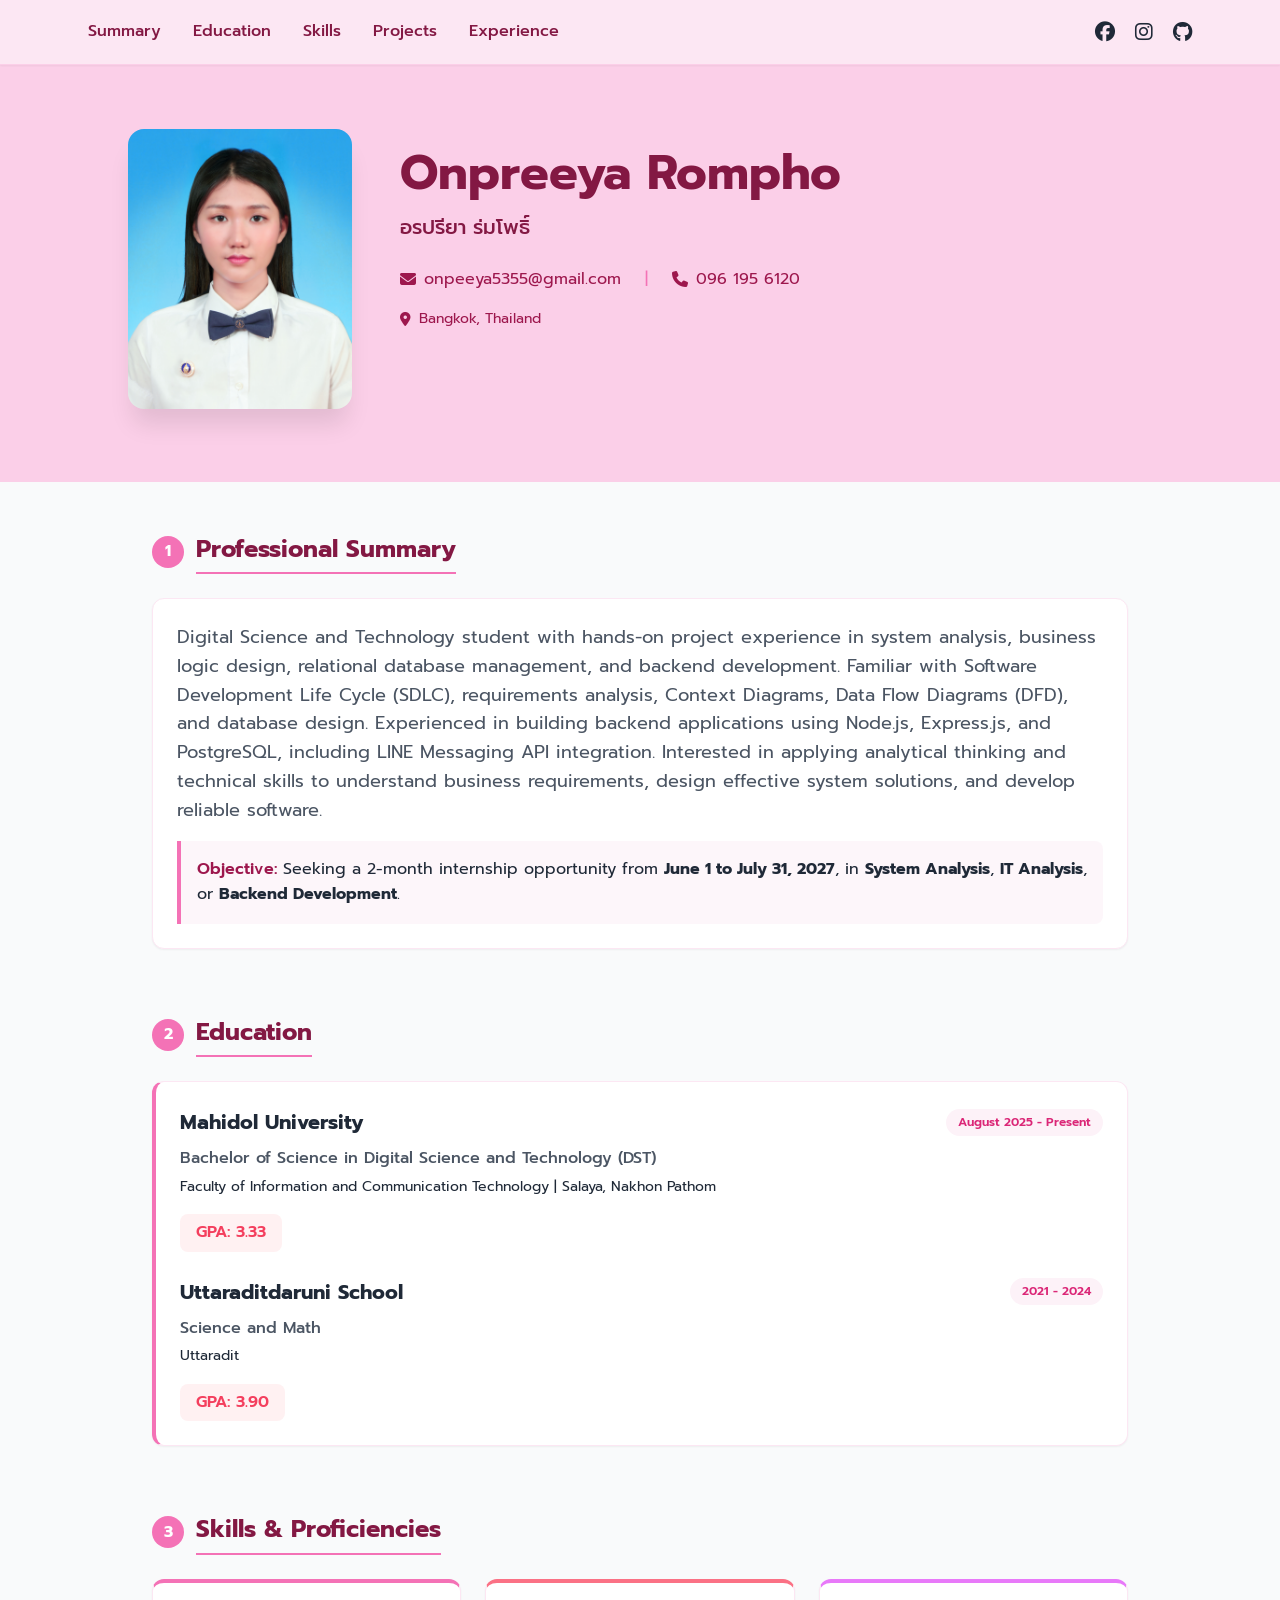
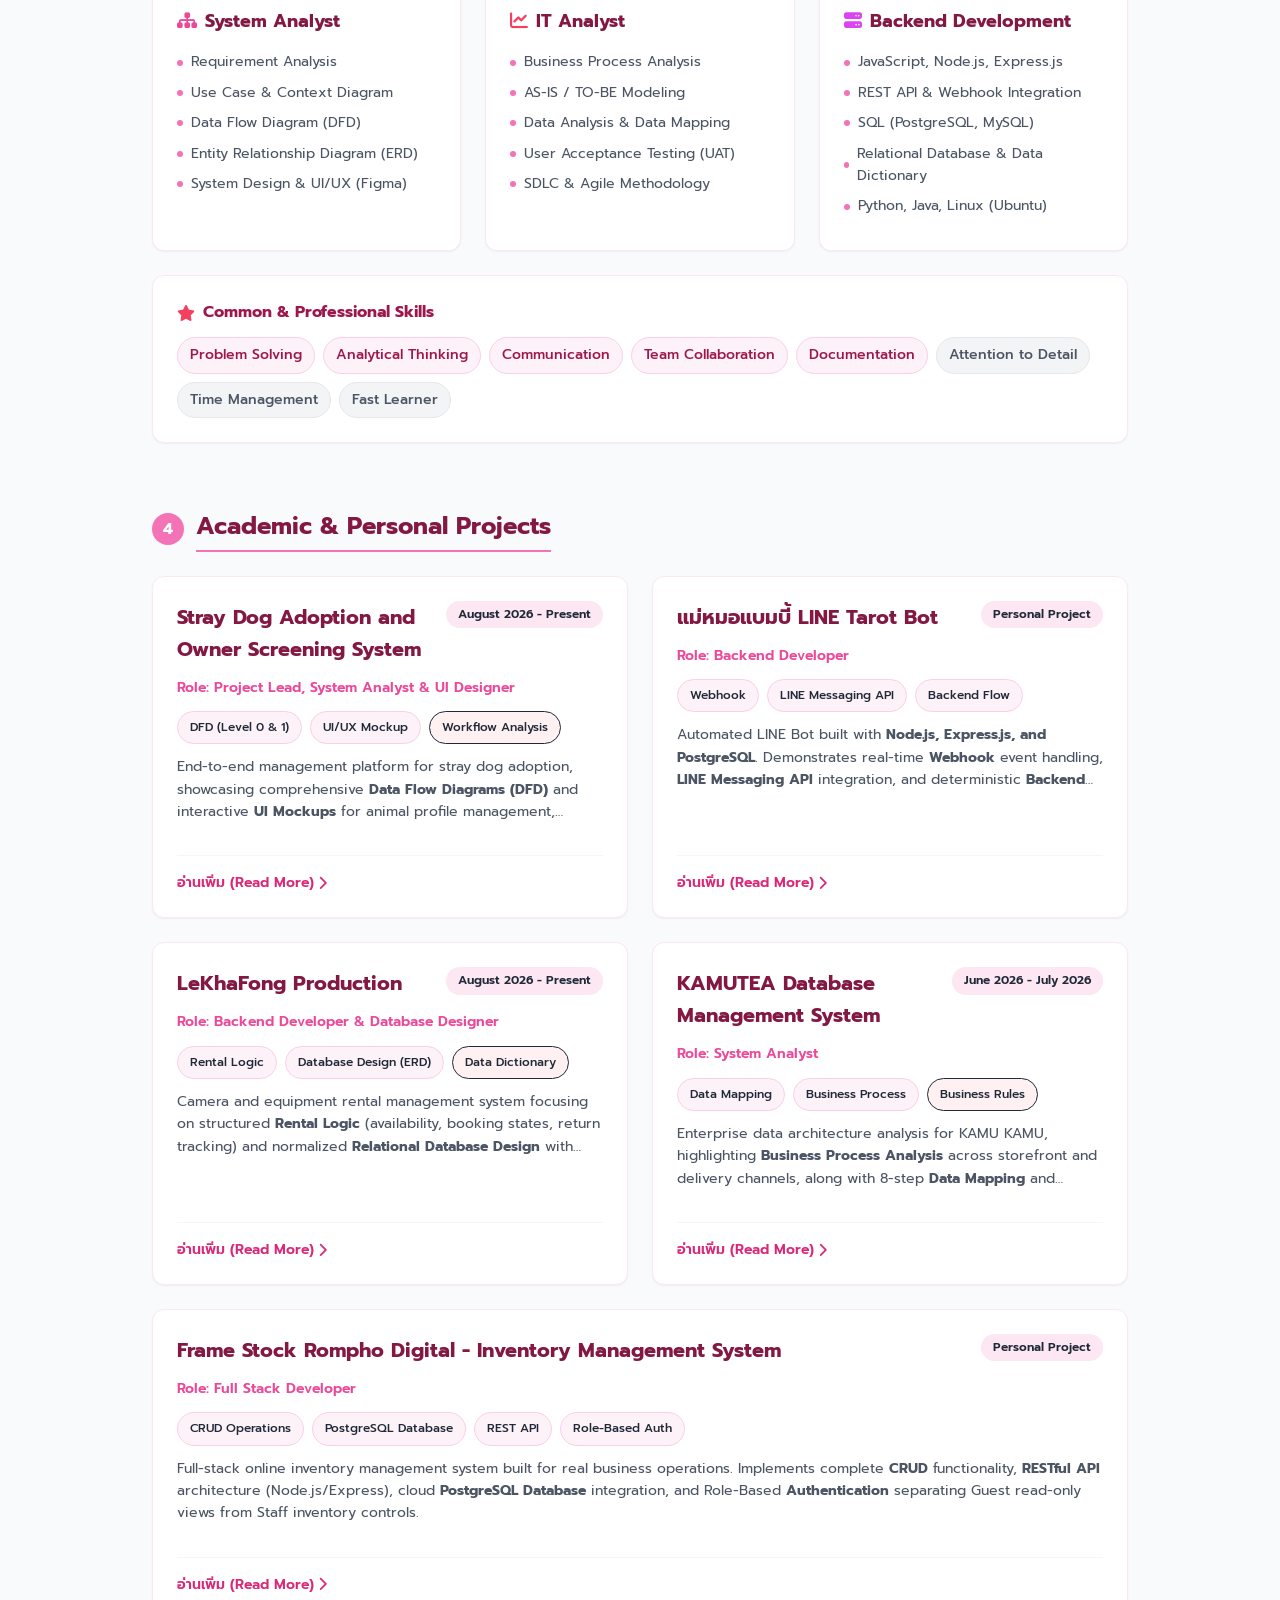
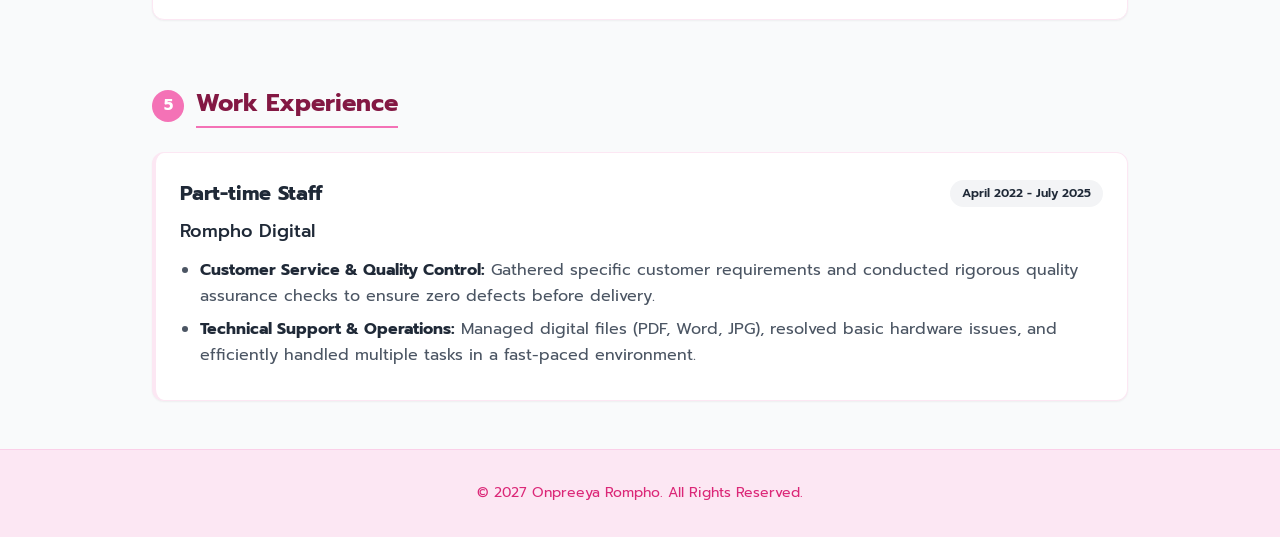
<file: index.html>
<!DOCTYPE html>
<html lang="en">
<head>
    <meta charset="UTF-8">
    <meta name="viewport" content="width=device-width, initial-scale=1.0">
    <title>Portfolio | Onpreeya Rompho</title>
    
    <!-- Google Fonts (Prompt) -->
    <link href="https://fonts.googleapis.com/css2?family=Prompt:wght@300;400;500;600;700&display=swap" rel="stylesheet">
    
    <!-- FontAwesome for Social Icons -->
    <link rel="stylesheet" href="https://cdnjs.cloudflare.com/ajax/libs/font-awesome/6.4.0/css/all.min.css">
    
    <!-- External Custom CSS -->
    <link rel="stylesheet" href="style.css">
</head>
<body>

    <!-- Sticky Navigation Bar -->
    <nav class="navbar">
        <div class="nav-container">
            <ul class="nav-links">
                <li><a href="#summary">Summary</a></li>
                <li><a href="#education">Education</a></li>
                <li><a href="#skills">Skills</a></li>
                <li><a href="#projects">Projects</a></li>
                <li><a href="#experience">Experience</a></li>
            </ul>
            <div class="social-icons">
                <a href="https://web.facebook.com/onpreeya.rompho/" target="_blank" title="Facebook"><i class="fa-brands fa-facebook"></i></a>
                <a href="https://www.instagram.com/bambilalarain/" target="_blank" title="Instagram"><i class="fa-brands fa-instagram"></i></a>
                <a href="https://github.com/nameisonpreeya" target="_blank" title="GitHub"><i class="fa-brands fa-github"></i></a>
            </div>
        </div>
    </nav>

    <!-- Header Section -->
    <header class="hero-section">
        <div class="hero-overlay"></div>
        <div class="hero-container">
            <div class="profile-image">
                <img src="IMG_5220.JPG" alt="Onpreeya Rompho">
            </div>
            <div class="hero-info">
                <h1>Onpreeya Rompho</h1>
                <h2>อรปรียา ร่มโพธิ์</h2>
                <div class="contact-info">
                    <a href="mailto:onpeeya5355@gmail.com">
                        <i class="fa-solid fa-envelope"></i> onpeeya5355@gmail.com
                    </a>
                    <span class="divider">|</span>
                    <a href="tel:0961956120">
                        <i class="fa-solid fa-phone"></i> 096 195 6120
                    </a>
                </div>
                <div class="location-info">
                    <i class="fa-solid fa-location-dot"></i> Bangkok, Thailand
                </div>
            </div>
        </div>
    </header>

    <!-- Main Content -->
    <main class="main-content">

        <!-- Summary Section -->
        <section id="summary" class="section">
            <div class="section-header">
                <div class="section-number">1</div>
                <h3 class="section-title">Professional Summary</h3>
            </div>
            <div class="card summary-card">
                <p>
                    Digital Science and Technology student with hands-on project experience in system analysis, business logic design, relational database management, and backend development. Familiar with Software Development Life Cycle (SDLC), requirements analysis, Context Diagrams, Data Flow Diagrams (DFD), and database design. Experienced in building backend applications using Node.js, Express.js, and PostgreSQL, including LINE Messaging API integration. Interested in applying analytical thinking and technical skills to understand business requirements, design effective system solutions, and develop reliable software.
                </p>
                <div class="objective-box">
                    <span>Objective:</span> Seeking a 2-month internship opportunity from <strong>June 1 to July 31, 2027</strong>, in <strong>System Analysis</strong>, <strong>IT Analysis</strong>, or <strong>Backend Development</strong>.
                </div>
            </div>
        </section>

        <!-- Education Section -->
        <section id="education" class="section">
            <div class="section-header">
                <div class="section-number">2</div>
                <h3 class="section-title">Education</h3>
            </div>
            <div class="card edu-card">
                <div class="edu-header">
                    <h4>Mahidol University</h4>
                    <span class="badge badge-pink">August 2025 - Present</span>
                </div>
                <p class="edu-degree">Bachelor of Science in Digital Science and Technology (DST)</p>
                <p class="edu-location">Faculty of Information and Communication Technology | Salaya, Nakhon Pathom</p>
                <div class="gpa-badge">GPA: 3.33</div>

                <div class="edu-header mt-4">
                    <h4>Uttaraditdaruni School</h4>
                    <span class="badge badge-pink">2021 - 2024</span>
                </div>
                <p class="edu-degree">Science and Math</p>
                <p class="edu-location">Uttaradit</p>
                <div class="gpa-badge">GPA: 3.90</div>
            </div>
        </section>

        <!-- Skills Section -->
        <section id="skills" class="section">
            <div class="section-header">
                <div class="section-number">3</div>
                <h3 class="section-title">Skills & Proficiencies</h3>
            </div>
            
            <div class="skills-grid">
                <!-- Track 1 -->
                <div class="card skill-card border-top-pink">
                    <h4><i class="fa-solid fa-sitemap text-pink"></i> System Analyst</h4>
                    <ul class="skill-list">
                        <li><span></span>Requirement Analysis</li>
                        <li><span></span>Use Case & Context Diagram</li>
                        <li><span></span>Data Flow Diagram (DFD)</li>
                        <li><span></span>Entity Relationship Diagram (ERD)</li>
                        <li><span></span>System Design & UI/UX (Figma)</li>
                    </ul>
                </div>

                <!-- Track 2 -->
                <div class="card skill-card border-top-rose">
                    <h4><i class="fa-solid fa-chart-line text-rose"></i> IT Analyst</h4>
                    <ul class="skill-list">
                        <li><span></span>Business Process Analysis</li>
                        <li><span></span>AS-IS / TO-BE Modeling</li>
                        <li><span></span>Data Analysis & Data Mapping</li>
                        <li><span></span>User Acceptance Testing (UAT)</li>
                        <li><span></span>SDLC & Agile Methodology</li>
                    </ul>
                </div>

                <!-- Track 3 -->
                <div class="card skill-card border-top-fuchsia">
                    <h4><i class="fa-solid fa-server text-fuchsia"></i> Backend Development</h4>
                    <ul class="skill-list">
                        <li><span></span>JavaScript, Node.js, Express.js</li>
                        <li><span></span>REST API & Webhook Integration</li>
                        <li><span></span>SQL (PostgreSQL, MySQL)</li>
                        <li><span></span>Relational Database & Data Dictionary</li>
                        <li><span></span>Python, Java, Linux (Ubuntu)</li>
                    </ul>
                </div>
            </div>

            <!-- Common Skills -->
            <div class="card common-skills-card">
                <h4><i class="fa-solid fa-star text-rose"></i> Common & Professional Skills</h4>
                <div class="tags-container">
                    <span class="tag tag-pink">Problem Solving</span>
                    <span class="tag tag-pink">Analytical Thinking</span>
                    <span class="tag tag-pink">Communication</span>
                    <span class="tag tag-pink">Team Collaboration</span>
                    <span class="tag tag-pink">Documentation</span>
                    <span class="tag tag-gray">Attention to Detail</span>
                    <span class="tag tag-gray">Time Management</span>
                    <span class="tag tag-gray">Fast Learner</span>
                </div>
            </div>
        </section>

        <!-- Projects Section -->
        <section id="projects" class="section">
            <div class="section-header">
                <div class="section-number">4</div>
                <h3 class="section-title">Academic & Personal Projects</h3>
            </div>
            
            <div class="projects-grid">
                
                <!-- Project 1 -->
                <div class="card project-card">
                    <div class="project-content">
                        <div class="project-header">
                            <h4>Stray Dog Adoption and Owner Screening System</h4>
                            <span class="badge badge-light-pink">August 2026 - Present</span>
                        </div>
                        <p class="project-role">Role: Project Lead, System Analyst & UI Designer</p>
                        <div class="tags-container small-tags">
                            <span class="tag tag-outline-pink">DFD (Level 0 & 1)</span>
                            <span class="tag tag-outline-pink">UI/UX Mockup</span>
                            <span class="tag tag-outline-gray">Workflow Analysis</span>
                        </div>
                        <p class="project-desc">End-to-end management platform for stray dog adoption, showcasing comprehensive <strong>Data Flow Diagrams (DFD)</strong> and interactive <strong>UI Mockups</strong> for animal profile management, adopter screening workflows, and post-adoption tracking.</p>
                    </div>
                    <div class="project-footer">
                        <button onclick="openModal('modal-proj-1')" class="btn-readmore">
                            อ่านเพิ่ม (Read More) <i class="fa-solid fa-chevron-right"></i>
                        </button>
                    </div>
                </div>

                <!-- Project 2 -->
                <div class="card project-card">
                    <div class="project-content">
                        <div class="project-header">
                            <h4>แม่หมอแบมบี้ LINE Tarot Bot</h4>
                            <span class="badge badge-light-pink">Personal Project</span>
                        </div>
                        <p class="project-role">Role: Backend Developer</p>
                        <div class="tags-container small-tags">
                            <span class="tag tag-outline-pink">Webhook</span>
                            <span class="tag tag-outline-pink">LINE Messaging API</span>
                            <span class="tag tag-outline-pink">Backend Flow</span>
                        </div>
                        <p class="project-desc">Automated LINE Bot built with <strong>Node.js, Express.js, and PostgreSQL</strong>. Demonstrates real-time <strong>Webhook</strong> event handling, <strong>LINE Messaging API</strong> integration, and deterministic <strong>Backend Flow</strong> logic without external AI quota limits.</p>
                    </div>
                    <div class="project-footer">
                        <button onclick="openModal('modal-proj-2')" class="btn-readmore">
                            อ่านเพิ่ม (Read More) <i class="fa-solid fa-chevron-right"></i>
                        </button>
                    </div>
                </div>

                <!-- Project 3 -->
                <div class="card project-card">
                    <div class="project-content">
                        <div class="project-header">
                            <h4>LeKhaFong Production</h4>
                            <span class="badge badge-light-pink">August 2026 - Present</span>
                        </div>
                        <p class="project-role">Role: Backend Developer & Database Designer</p>
                        <div class="tags-container small-tags">
                            <span class="tag tag-outline-pink">Rental Logic</span>
                            <span class="tag tag-outline-pink">Database Design (ERD)</span>
                            <span class="tag tag-outline-gray">Data Dictionary</span>
                        </div>
                        <p class="project-desc">Camera and equipment rental management system focusing on structured <strong>Rental Logic</strong> (availability, booking states, return tracking) and normalized <strong>Relational Database Design</strong> with complete ERD and Data Dictionary.</p>
                    </div>
                    <div class="project-footer">
                        <button onclick="openModal('modal-proj-3')" class="btn-readmore">
                            อ่านเพิ่ม (Read More) <i class="fa-solid fa-chevron-right"></i>
                        </button>
                    </div>
                </div>

                <!-- Project 4 -->
                <div class="card project-card">
                    <div class="project-content">
                        <div class="project-header">
                            <h4>KAMUTEA Database Management System</h4>
                            <span class="badge badge-light-pink">June 2026 - July 2026</span>
                        </div>
                        <p class="project-role">Role: System Analyst</p>
                        <div class="tags-container small-tags">
                            <span class="tag tag-outline-pink">Data Mapping</span>
                            <span class="tag tag-outline-pink">Business Process</span>
                            <span class="tag tag-outline-gray">Business Rules</span>
                        </div>
                        <p class="project-desc">Enterprise data architecture analysis for KAMU KAMU, highlighting <strong>Business Process Analysis</strong> across storefront and delivery channels, along with 8-step <strong>Data Mapping</strong> and standardized business rules.</p>
                    </div>
                    <div class="project-footer">
                        <button onclick="openModal('modal-proj-4')" class="btn-readmore">
                            อ่านเพิ่ม (Read More) <i class="fa-solid fa-chevron-right"></i>
                        </button>
                    </div>
                </div>
                
                <!-- Project 5 -->
                <div class="card project-card full-width">
                    <div class="project-content">
                        <div class="project-header">
                            <h4>Frame Stock Rompho Digital - Inventory Management System</h4>
                            <span class="badge badge-light-pink">Personal Project</span>
                        </div>
                        <p class="project-role">Role: Full Stack Developer</p>
                        <div class="tags-container small-tags">
                            <span class="tag tag-outline-pink">CRUD Operations</span>
                            <span class="tag tag-outline-pink">PostgreSQL Database</span>
                            <span class="tag tag-outline-pink">REST API</span>
                            <span class="tag tag-outline-pink">Role-Based Auth</span>
                        </div>
                        <p class="project-desc">Full-stack online inventory management system built for real business operations. Implements complete <strong>CRUD</strong> functionality, <strong>RESTful API</strong> architecture (Node.js/Express), cloud <strong>PostgreSQL Database</strong> integration, and Role-Based <strong>Authentication</strong> separating Guest read-only views from Staff inventory controls.</p>
                    </div>
                    <div class="project-footer">
                        <button onclick="openModal('modal-proj-5')" class="btn-readmore">
                            อ่านเพิ่ม (Read More) <i class="fa-solid fa-chevron-right"></i>
                        </button>
                    </div>
                </div>

            </div>
        </section>

        <!-- Experience Section -->
        <section id="experience" class="section">
            <div class="section-header">
                <div class="section-number">5</div>
                <h3 class="section-title">Work Experience</h3>
            </div>
            <div class="card exp-card">
                <div class="exp-header">
                    <h4>Part-time Staff</h4>
                    <span class="badge badge-gray">April 2022 - July 2025</span>
                </div>
                <h5 class="exp-company">Rompho Digital</h5>
                <ul class="exp-list">
                    <li><strong>Customer Service & Quality Control:</strong> Gathered specific customer requirements and conducted rigorous quality assurance checks to ensure zero defects before delivery.</li>
                    <li><strong>Technical Support & Operations:</strong> Managed digital files (PDF, Word, JPG), resolved basic hardware issues, and efficiently handled multiple tasks in a fast-paced environment.</li>
                </ul>
            </div>
        </section>
        
    </main>

    <!-- Footer -->
    <footer class="footer">
        <p>© 2027 Onpreeya Rompho. All Rights Reserved.</p>
    </footer>

    <!-- Modals Container -->

    <!-- Modal 1: Stray Dog Adoption -->
    <div id="modal-proj-1" class="modal-overlay">
        <div class="modal-content">
            <button onclick="closeModal('modal-proj-1')" class="btn-close"><i class="fa-solid fa-xmark"></i></button>
            <h3 class="modal-title">Stray Dog Adoption and Owner Screening System</h3>
            <p class="modal-role">Role: Project Lead, System Analyst & UI Designer</p>
            
            <div class="modal-body">
                <p>A comprehensive information system designed to digitalize the entire stray dog adoption lifecycle—from dog profile and medical record management, adopter screening, and interview/home-visit scheduling to post-adoption follow-ups and statistical reporting.</p>
                
                <h4>🛠️ Tech Stack & Tools</h4>
                <ul>
                    <li><strong>System Analysis & Design:</strong> Context Diagram, Data Flow Diagrams Level 1 (draw.io)</li>
                    <li><strong>UI/UX Prototyping:</strong> Interactive Web Mockup (HTML/CSS/JS)</li>
                    <li><strong>Productivity & AI Tools:</strong> Claude, Gemini</li>
                </ul>

                <h4>✨ Key Deliverables</h4>
                <ul>
                    <li><strong>Data Flow Diagrams (DFD):</strong> Designed Level 0 and Level 1 DFDs mapping data movement across screening, approval, and alert subsystems.</li>
                    <li><strong>Interactive UI Mockup:</strong> Built functional frontend prototypes demonstrating user flows for both adopters and shelter administrators.</li>
                </ul>
            </div>
            
            <div class="modal-links">
                <a href="https://drive.google.com/file/d/11-cyyv58x6xBHeT9L7203klciUJD-RlP/view?usp=sharing" target="_blank" class="btn-link btn-pink"><i class="fa-solid fa-file-pdf"></i> Report</a>
                <a href="https://strays.peerapeek.cc/" target="_blank" class="btn-link btn-rose"><i class="fa-brands fa-figma"></i> Mockup</a>
                <a href="https://github.com/PeerapeeK/strays" target="_blank" class="btn-link btn-pink"><i class="fa-brands fa-github text-lg"></i> Coding</a>
                <a href="pr1.html" target="_blank" class="btn-link btn-fuchsia"><i class="fa-solid fa-pr"></i> Preview</a>
            </div>

            <div class="modal-footer">
                <button onclick="closeModal('modal-proj-1')" class="btn-close-text">ปิด (Close)</button>
            </div>
        </div>
    </div>

    <!-- Modal 2: LINE Tarot Bot -->
    <div id="modal-proj-2" class="modal-overlay">
        <div class="modal-content">
            <button onclick="closeModal('modal-proj-2')" class="btn-close"><i class="fa-solid fa-xmark"></i></button>
            <h3 class="modal-title">แม่หมอแบมบี้ LINE Tarot Bot (PostgreSQL Powered)</h3>
            <p class="modal-role">Role: Backend Developer</p>
            
            <div class="modal-body">
                <p>A free-forever LINE Bot for tarot card readings, engineered independently of external AI APIs to avoid quota limitations (Error 429). Powered by Node.js, Express.js, and PostgreSQL.</p>
                
                <h4>✨ Key Architecture & Features</h4>
                <ul>
                    <li><strong>🔗 Webhook & LINE Messaging API:</strong> Processes real-time incoming user messages and Rich Menu postback events via Express.js webhook endpoints using <code>@line/bot-sdk</code>.</li>
                    <li><strong>⚙️ Deterministic Backend Flow:</strong> Routes user intents into 1-card daily draws or 3-card spreads (Past - Present - Future) with randomized upright/reversed state logic.</li>
                    <li><strong>🗄️ Database-Driven Responses:</strong> Queries card interpretations directly from PostgreSQL for fast, reliable, and zero-cost operation.</li>
                </ul>

                <h4>🛠️ Tech Stack</h4>
                <ul>
                    <li><strong>Backend:</strong> Node.js, Express.js</li>
                    <li><strong>Database:</strong> PostgreSQL</li>
                    <li><strong>Messaging API:</strong> LINE Messaging API (@line/bot-sdk), Webhook</li>
                    <li><strong>Deployment:</strong> Render</li>
                </ul>

                <h4>💡 How to Use:</h4>
                <ul>
                    <li>Try it out at <strong>@966pjzjb</strong></li>
                    <li>Type or tap "ดวงประจำวัน" (Daily Horoscope) ➔ Randomly draw 1 card.</li>
                    <li>Type any general question in your mind ➔ Draw 3 cards (Past - Present - Future).</li>
                </ul>
            </div>
            
            <div class="modal-links">
                <a href="https://github.com/nameisonpreeya/tarot-bot.git" target="_blank" class="btn-link btn-pink"><i class="fa-brands fa-github text-lg"></i> Coding</a>
                <a href="https://line.me/R/ti/p/@966pjzjb" target="_blank" class="btn-link btn-rose"><i class="fa-brands fa-line text-lg"></i> AddLine</a>
            </div>

            <div class="modal-footer">
                <button onclick="closeModal('modal-proj-2')" class="btn-close-text">ปิด (Close)</button>
            </div>
        </div>
    </div>

    <!-- Modal 3: LeKhaFong Production -->
    <div id="modal-proj-3" class="modal-overlay">
        <div class="modal-content">
            <button onclick="closeModal('modal-proj-3')" class="btn-close"><i class="fa-solid fa-xmark"></i></button>
            <h3 class="modal-title">LeKhaFong Production: Rental Service System</h3>
            <p class="modal-role">Role: Backend Developer & Database Designer</p>
            
            <div class="modal-body">
                <p>LeKhaFong Production is a mirrorless camera and accessory rental platform (Sony, Canon, Fujifilm) designed to streamline equipment search, booking workflows, contract generation, and return inspections.</p>
                
                <h4>🛠️ Tech Stack & Tools</h4>
                <ul>
                    <li><strong>Database Modeling:</strong> ER Diagrams (Chen), Relational Schema</li>
                    <li><strong>Documentation:</strong> Data Dictionary</li>
                </ul>

                <h4>✨ Key Deliverables</h4>
                <ul>
                    <li><strong>Rental Business Logic:</strong> Structured end-to-end rental lifecycle rules covering item availability validation, booking duration, deposit/contract tracking, and equipment return status updates.</li>
                    <li><strong>Database Design & Normalization:</strong> Transformed conceptual ER Diagrams into normalized Relational Schemas with well-defined Primary Keys (PK) and Foreign Keys (FK).</li>
                    <li><strong>Data Dictionary:</strong> Authored detailed attribute specifications (data types, constraints, and descriptions) as a standard reference for backend implementation.</li>
                </ul>
            </div>
            
            <div class="modal-links">
                <a href="https://drive.google.com/file/d/12tSa-nNz-j3igFJb-zpMkh3ljmLHrZ41/view?usp=share_link" target="_blank" class="btn-link btn-pink"><i class="fa-solid fa-file-pdf"></i> Report Phase 1</a>
                <a href="pr2.html" target="_blank" class="btn-link btn-rose"><i class="fa-solid fa-pr"></i> Preview</a>
            </div>

            <div class="modal-footer">
                <button onclick="closeModal('modal-proj-3')" class="btn-close-text">ปิด (Close)</button>
            </div>
        </div>
    </div>

    <!-- Modal 4: KAMUTEA Database Management System -->
    <div id="modal-proj-4" class="modal-overlay">
        <div class="modal-content">
            <button onclick="closeModal('modal-proj-4')" class="btn-close"><i class="fa-solid fa-xmark"></i></button>
            <h3 class="modal-title">KAMUTEA Database Management System</h3>
            <p class="modal-role">Role: System Analyst</p>
            
            <div class="modal-body">
                <p>Analyzed and standardized business workflows and enterprise data structures for KAMU KAMU Company Limited, supporting multi-channel beverage sales (storefront, Line Man, Grab, Shopee Food), promotional campaigns, and limited-edition merchandise.</p>

                <h4>🛠️ Tech Stack & Tools</h4>
                <ul>
                    <li><strong>Analysis Frameworks:</strong> Business Process Analysis (BPA), 8-Step Transformation Mapping</li>
                    <li><strong>Data Modeling & Documentation:</strong> Data Mapping, Data Dictionary, Business Rule Specifications</li>
                    <li><strong>Documentation Tools:</strong> Draw.io, Google Sheets</li>
                </ul>
                
                <h4>✨ Key Deliverables</h4>
                <ul>
                    <li><strong>Business Process Analysis:</strong> Mapped end-to-end operational workflows across storefront POS, third-party delivery integrations, and special merchandise inventory.</li>
                    <li><strong>8-Step Data Mapping:</strong> Executed structured 8-step transformation mapping to bridge business requirements into a clean, relational database schema.</li>
                    <li><strong>Business Rule & Data Dictionary:</strong> Defined pricing, promotion, and order constraints alongside a comprehensive Data Dictionary for engineering alignment.</li>
                </ul>
            </div>
            
            <div class="modal-links">
                <a href="https://drive.google.com/file/d/1Vgzm-VWI6pFXUsnulHz5luoeFxMjwl5J/view?usp=share_link" target="_blank" class="btn-link btn-pink"><i class="fa-solid fa-file-pdf"></i> Report Phase 1</a>
                <a href="https://drive.google.com/file/d/1G6O14hLlrG7yD6HhzVTGUojS8aoTMsj7/view?usp=share_link" target="_blank" class="btn-link btn-rose"><i class="fa-solid fa-file-pdf"></i> Report Phase 2</a>
                <a href="pr3.html" target="_blank" class="btn-link btn-fuchsia"><i class="fa-solid fa-pr"></i> Preview</a>
            </div>

            <div class="modal-footer">
                <button onclick="closeModal('modal-proj-4')" class="btn-close-text">ปิด (Close)</button>
            </div>
        </div>
    </div>

    <!-- Modal 5: Frame Stock Rompho Digital -->
    <div id="modal-proj-5" class="modal-overlay">
        <div class="modal-content">
            <button onclick="closeModal('modal-proj-5')" class="btn-close"><i class="fa-solid fa-xmark"></i></button>
            <h3 class="modal-title">Frame Stock Rompho Digital - Inventory Management System</h3>
            <p class="modal-role">Role: Full Stack Developer</p>
            
            <div class="modal-body">
                <p>A production-ready Client-Server inventory management web application built to track real-time stock levels, pricing, and role-based permissions for a picture frame business:</p>
                
                <ul>
                    <li><strong>Full CRUD & REST API:</strong> Built with Node.js and Express.js to handle Create, Read, Update, and Delete inventory endpoints reliably.</li>
                    <li><strong>Database Architecture:</strong> Uses cloud-hosted PostgreSQL (Supabase) for persistent, structured storage of product SKUs, dimensions, quantities, and unit prices.</li>
                    <li><strong>Authentication & Access Control:</strong> Implements Role-Based Access Control separating public Guest view-only access from password-authenticated Staff privileges for stock adjustments and item edits.</li>
                    <li><strong>Frontend Dashboard:</strong> Responsive single-page dashboard built with HTML, Tailwind CSS, and Vanilla JavaScript.</li>
                </ul>
            </div>
            
            <div class="modal-links">
                <a href="https://frame-stock.vercel.app/" target="_blank" class="btn-link btn-pink"><i class="fa-solid fa-globe"></i> Frame Stock Website</a>
                <a href="https://github.com/nameisonpreeya/Frame-Stock-Front-end.git" target="_blank" class="btn-link btn-rose"><i class="fa-brands fa-github text-lg"></i> Frontend</a>
                <a href="https://github.com/nameisonpreeya/Frame-Stock-Back-end.git" target="_blank" class="btn-link btn-fuchsia"><i class="fa-brands fa-github text-lg"></i> Backend</a>
            </div>

            <div class="modal-footer">
                <button onclick="closeModal('modal-proj-5')" class="btn-close-text">ปิด (Close)</button>
            </div>
        </div>
    </div>

    <!-- JavaScript สำหรับเปิด/ปิด Modal -->
    <script>
        function openModal(modalId) {
            document.getElementById(modalId).classList.add('show');
            document.body.style.overflow = 'hidden';
        }

        function closeModal(modalId) {
            document.getElementById(modalId).classList.remove('show');
            document.body.style.overflow = 'auto';
        }

        window.onclick = function(event) {
            if (event.target.classList.contains('modal-overlay')) {
                event.target.classList.remove('show');
                document.body.style.overflow = 'auto';
            }
        }

        document.addEventListener('keydown', function(event) {
            if (event.key === 'Escape') {
                document.querySelectorAll('.modal-overlay').forEach(modal => {
                    modal.classList.remove('show');
                });
                document.body.style.overflow = 'auto';
            }
        });
    </script>
</body>
</html>
</file>
<file: style.css>
/* นำเข้าฟอนต์ */
@import url('https://fonts.googleapis.com/css2?family=Prompt:wght@300;400;500;600;700&display=swap');

/* กำหนดตัวแปรสีพาสเทลแบบ 100% (CSS Variables) */
:root {
    --pink-50: #fdf2f8;
    --pink-100: #fce7f3;
    --pink-200: #fbcfe8;
    --pink-400: #f472b6;
    --pink-500: #ec4899;
    --pink-600: #db2777;
    --pink-800: #9d174d;
    --pink-900: #831843;

    --rose-50: #fff1f2;
    --rose-400: #fb7185;
    --rose-500: #f43f5e;
    
    --fuchsia-50: #fdf4ff;
    --fuchsia-400: #e879f9;
    --fuchsia-500: #d946ef;

    --gray-50: #f9fafb;
    --gray-100: #f3f4f6;
    --gray-200: #e5e7eb;
    --gray-400: #9ca3af;
    --gray-600: #4b5563;
    --gray-800: #1f2937;
    
    --white: #ffffff;
    --font-main: 'Prompt', sans-serif;
    --transition: all 0.3s ease;
}

/* รีเซ็ตค่าพื้นฐาน */
* {
    margin: 0;
    padding: 0;
    box-sizing: border-box;
}

html {
    scroll-behavior: smooth;
}

body {
    font-family: var(--font-main);
    background-color: var(--gray-50);
    color: var(--gray-800);
    line-height: 1.6;
}

/* Navigation Bar */
.navbar {
    position: sticky;
    top: 0;
    z-index: 50;
    background-color: var(--pink-100);
    border-bottom: 1px solid var(--pink-200);
    box-shadow: 0 1px 2px rgba(0,0,0,0.05);
}

.nav-container {
    max-width: 1152px;
    margin: 0 auto;
    padding: 1rem 1.5rem;
    display: flex;
    flex-direction: column;
    align-items: center;
    gap: 1rem;
}

@media (min-width: 768px) {
    .nav-container {
        flex-direction: row;
        justify-content: space-between;
    }
}

.nav-links {
    list-style: none;
    display: flex;
    flex-wrap: wrap;
    gap: 1rem;
    font-weight: 500;
}

@media (min-width: 768px) {
    .nav-links { gap: 2rem; }
}

.nav-links a {
    text-decoration: none;
    color: var(--pink-900);
    transition: var(--transition);
}

.nav-links a:hover {
    color: var(--pink-500);
}

.social-icons {
    display: flex;
    gap: 1.25rem;
    font-size: 1.25rem;
}

.social-icons a {
    color: var(--pink-700);
    transition: var(--transition);
}

.social-icons a:hover {
    color: var(--pink-400);
}

/* Header Section */
.hero-section {
    background-color: var(--pink-200);
    color: var(--pink-900);
    padding: 4rem 1.5rem;
    position: relative;
    overflow: hidden;
}

.hero-overlay {
    position: absolute;
    inset: 0;
    opacity: 0.2;
    background-image: url('https://www.transparenttextures.com/patterns/cubes.png');
}

.hero-container {
    max-width: 1024px;
    margin: 0 auto;
    position: relative;
    z-index: 10;
    display: flex;
    flex-direction: column;
    align-items: center;
    gap: 2rem;
}

@media (min-width: 768px) {
    .hero-container {
        flex-direction: row;
        align-items: flex-start;
        gap: 3rem;
    }
}

.profile-image img {
    width: 12rem;
    height: auto;
    border-radius: 1rem;
    box-shadow: 0 20px 25px -5px rgba(0,0,0,0.1);
    border: 4px solid var(--pink-300);
    background-color: var(--white);
    object-fit: cover;
}

@media (min-width: 768px) {
    .profile-image img { width: 14rem; }
}

.hero-info {
    text-align: center;
}

@media (min-width: 768px) {
    .hero-info { text-align: left; padding-top: 1rem; }
}

.hero-info h1 {
    font-size: 2.25rem;
    font-weight: 700;
    line-height: 1.2;
    margin-bottom: 0.5rem;
}

@media (min-width: 768px) {
    .hero-info h1 { font-size: 3rem; }
}

.hero-info h2 {
    font-size: 1.25rem;
    font-weight: 500;
    color: var(--pink-700);
    margin-bottom: 1.5rem;
}

.contact-info {
    display: flex;
    flex-direction: column;
    align-items: center;
    gap: 0.75rem;
    color: var(--pink-800);
}

@media (min-width: 768px) {
    .contact-info {
        flex-direction: row;
        justify-content: flex-start;
        gap: 1.5rem;
    }
}

.contact-info a {
    color: inherit;
    text-decoration: none;
    display: flex;
    align-items: center;
    gap: 0.5rem;
    transition: var(--transition);
}

.contact-info a:hover { color: var(--pink-500); }
.divider { display: none; }
@media (min-width: 768px) { .divider { display: inline; color: var(--pink-400); } }

.location-info {
    margin-top: 1rem;
    font-size: 0.875rem;
    color: var(--pink-800);
    display: flex;
    align-items: center;
    justify-content: center;
    gap: 0.5rem;
}
@media (min-width: 768px) {
    .location-info { justify-content: flex-start; }
}

/* Sections General */
.main-content {
    max-width: 1024px;
    margin: 0 auto;
    padding: 3rem 1.5rem;
    display: flex;
    flex-direction: column;
    gap: 4rem;
}

.section {
    scroll-margin-top: 6rem;
}

.section-header {
    display: flex;
    align-items: center;
    gap: 0.75rem;
    margin-bottom: 1.5rem;
}

.section-number {
    width: 2rem;
    height: 2rem;
    background-color: var(--pink-400);
    color: var(--white);
    border-radius: 50%;
    display: flex;
    align-items: center;
    justify-content: center;
    font-weight: 700;
}

.section-title {
    font-size: 1.5rem;
    font-weight: 700;
    color: var(--pink-900);
    border-bottom: 2px solid var(--pink-400);
    padding-bottom: 0.25rem;
}

/* Cards */
.card {
    background-color: var(--white);
    border-radius: 0.75rem;
    box-shadow: 0 1px 2px rgba(0,0,0,0.05);
    border: 1px solid var(--pink-100);
    padding: 1.5rem;
}

/* Summary */
.summary-card p {
    color: var(--gray-600);
    font-size: 1.125rem;
    margin-bottom: 1rem;
}

.objective-box {
    background-color: rgba(253, 242, 248, 0.7);
    border-left: 4px solid var(--pink-400);
    padding: 1rem;
    border-radius: 0 0.5rem 0.5rem 0;
}

.objective-box span {
    font-weight: 600;
    color: var(--pink-800);
}

/* Education & Experience */
.edu-card {
    border-left: 4px solid var(--pink-400);
}

.edu-header, .exp-header {
    display: flex;
    flex-direction: column;
    margin-bottom: 0.5rem;
}

@media (min-width: 768px) {
    .edu-header, .exp-header {
        flex-direction: row;
        justify-content: space-between;
        align-items: center;
    }
}

.edu-header h4, .exp-header h4 {
    font-size: 1.25rem;
    font-weight: 700;
    color: var(--gray-800);
}

.edu-degree { font-weight: 500; color: var(--gray-600); }
.edu-location { font-size: 0.875rem; color: var(--gray-500); margin-top: 0.25rem; }
.gpa-badge {
    display: inline-block;
    background-color: var(--rose-50);
    border: 1px solid var(--rose-200);
    color: var(--rose-500);
    font-weight: 600;
    padding: 0.375rem 1rem;
    border-radius: 0.5rem;
    margin-top: 1rem;
}

.mt-4 { margin-top: 1.5rem; }

/* Skills Grid */
.skills-grid {
    display: grid;
    grid-template-columns: 1fr;
    gap: 1.5rem;
    margin-bottom: 1.5rem;
}
@media (min-width: 768px) {
    .skills-grid { grid-template-columns: repeat(3, 1fr); }
}

.skill-card {
    transition: var(--transition);
}
.skill-card:hover {
    box-shadow: 0 4px 6px -1px rgba(0,0,0,0.1);
}

.border-top-pink { border-top: 4px solid var(--pink-400); }
.border-top-rose { border-top: 4px solid var(--rose-400); }
.border-top-fuchsia { border-top: 4px solid var(--fuchsia-400); }

.skill-card h4 {
    font-size: 1.125rem;
    font-weight: 700;
    color: var(--pink-900);
    margin-bottom: 1rem;
    display: flex;
    align-items: center;
    gap: 0.5rem;
}

.text-pink { color: var(--pink-500); }
.text-rose { color: var(--rose-500); }
.text-fuchsia { color: var(--fuchsia-500); }

.skill-list { list-style: none; font-size: 0.875rem; color: var(--gray-600); }
.skill-list li {
    display: flex;
    align-items: center;
    gap: 0.5rem;
    margin-bottom: 0.5rem;
}
.skill-list li span {
    width: 6px; height: 6px;
    border-radius: 50%;
    background-color: var(--pink-400);
}

.common-skills-card h4 {
    font-size: 1rem;
    font-weight: 700;
    color: var(--pink-800);
    margin-bottom: 0.75rem;
    display: flex;
    align-items: center;
    gap: 0.5rem;
}

/* Tags */
.tags-container {
    display: flex;
    flex-wrap: wrap;
    gap: 0.5rem;
}
.tag {
    padding: 0.375rem 0.75rem;
    border-radius: 9999px;
    font-size: 0.875rem;
    font-weight: 500;
    border: 1px solid transparent;
}
.tag-pink { background-color: var(--pink-50); color: var(--pink-800); border-color: var(--pink-200); }
.tag-gray { background-color: var(--gray-100); color: var(--gray-600); border-color: var(--gray-200); }

.tag-outline-pink { background-color: var(--pink-50); color: var(--pink-700); border-color: var(--pink-200); font-size: 0.75rem; }
.tag-outline-gray { background-color: var(--rose-50); color: var(--rose-700); border-color: var(--rose-200); font-size: 0.75rem; }

/* Badges */
.badge {
    font-size: 0.75rem;
    font-weight: 600;
    padding: 0.25rem 0.75rem;
    border-radius: 9999px;
    white-space: nowrap;
    margin-top: 0.5rem;
}
@media (min-width: 768px) { .badge { margin-top: 0; margin-left: 0.5rem; } }

.badge-pink { background-color: var(--pink-50); color: var(--pink-600); }
.badge-light-pink { background-color: var(--pink-100); color: var(--pink-700); }
.badge-gray { background-color: var(--gray-100); color: var(--gray-500); }

/* Projects Grid */
.projects-grid {
    display: grid;
    grid-template-columns: 1fr;
    gap: 1.5rem;
}
@media (min-width: 768px) {
    .projects-grid { grid-template-columns: repeat(2, 1fr); }
    .full-width { grid-column: span 2; }
}

.project-card {
    display: flex;
    flex-direction: column;
    transition: transform 0.3s ease, box-shadow 0.3s ease;
}
.project-card:hover {
    transform: translateY(-4px);
    box-shadow: 0 10px 15px -3px rgba(0,0,0,0.1);
}

.project-content { flex-grow: 1; }
.project-header {
    display: flex;
    flex-direction: column;
    align-items: flex-start;
    margin-bottom: 0.75rem;
}
@media (min-width: 768px) {
    .project-header { flex-direction: row; justify-content: space-between; }
}

.project-header h4 {
    font-size: 1.25rem;
    font-weight: 700;
    color: var(--pink-900);
    transition: var(--transition);
}
.project-card:hover .project-header h4 { color: var(--pink-500); }

.project-role { font-size: 0.875rem; font-weight: 600; color: var(--pink-500); margin-bottom: 0.75rem; }
.small-tags { margin-bottom: 0.75rem; }
.project-desc { font-size: 0.875rem; color: var(--gray-600); margin-bottom: 1rem; display: -webkit-box; -webkit-line-clamp: 3; -webkit-box-orient: vertical; overflow: hidden; }

.project-footer {
    margin-top: 1rem;
    padding-top: 1rem;
    border-top: 1px solid var(--pink-50);
}
.btn-readmore {
    background: none;
    border: none;
    color: var(--pink-600);
    font-weight: 600;
    font-size: 0.875rem;
    cursor: pointer;
    display: flex;
    align-items: center;
    gap: 0.25rem;
    transition: var(--transition);
    font-family: inherit;
}
.btn-readmore:hover { color: var(--pink-800); }

/* Experience */
.exp-card {
    border-left: 4px solid var(--pink-100);
    position: relative;
    overflow: hidden;
    transition: var(--transition);
}
.exp-card:hover {
    border-left-color: var(--pink-400);
}
.exp-company {
    font-size: 1.125rem;
    font-weight: 500;
    color: var(--pink-700);
    margin-bottom: 0.75rem;
}
.exp-list {
    list-style-type: disc;
    padding-left: 1.25rem;
    color: var(--gray-600);
}
.exp-list li { margin-bottom: 0.5rem; }
.exp-list strong { color: var(--gray-800); }

/* Footer */
.footer {
    background-color: var(--pink-100);
    color: var(--pink-600);
    text-align: center;
    padding: 2rem 0;
    font-size: 0.875rem;
    border-top: 1px solid var(--pink-200);
}

/* Modal System */
.modal-overlay {
    display: none;
    position: fixed;
    inset: 0;
    background-color: rgba(17, 24, 39, 0.5);
    z-index: 100;
    align-items: center;
    justify-content: center;
    padding: 1rem;
}
.modal-overlay.show { display: flex; }

.modal-content {
    background-color: var(--white);
    border-radius: 0.75rem;
    box-shadow: 0 25px 50px -12px rgba(0,0,0,0.25);
    width: 100%;
    max-width: 42rem;
    max-height: 90vh;
    overflow-y: auto;
    padding: 1.5rem;
    position: relative;
}
@media (min-width: 768px) { .modal-content { padding: 2rem; } }

.btn-close {
    position: absolute;
    top: 1rem;
    right: 1rem;
    background-color: var(--pink-50);
    border: none;
    color: var(--gray-400);
    width: 2rem;
    height: 2rem;
    border-radius: 50%;
    cursor: pointer;
    transition: var(--transition);
}
.btn-close:hover { background-color: var(--pink-100); color: var(--pink-600); }

.modal-title { font-size: 1.5rem; font-weight: 700; color: var(--pink-900); margin-bottom: 0.5rem; padding-right: 2rem; }
.modal-role { color: var(--pink-500); font-weight: 600; margin-bottom: 1.5rem; }

.modal-body { color: var(--gray-600); font-size: 1rem; line-height: 1.6; }
.modal-body h4 { font-weight: 700; color: var(--pink-800); font-size: 1.125rem; margin-top: 1.5rem; margin-bottom: 0.5rem; }
.modal-body ul { list-style-type: disc; padding-left: 1.25rem; margin-bottom: 1rem; }
.modal-body li { margin-bottom: 0.5rem; }

.modal-links {
    margin-top: 1.5rem;
    display: flex;
    flex-wrap: wrap;
    gap: 0.75rem;
}
.btn-link {
    display: inline-flex;
    align-items: center;
    gap: 0.5rem;
    padding: 0.5rem 1rem;
    border-radius: 0.5rem;
    font-size: 0.875rem;
    font-weight: 500;
    text-decoration: none;
    transition: var(--transition);
    border: 1px solid transparent;
}
.btn-pink { background-color: var(--pink-50); color: var(--pink-600); border-color: var(--pink-200); }
.btn-pink:hover { background-color: var(--pink-100); }
.btn-rose { background-color: var(--rose-50); color: var(--rose-600); border-color: var(--rose-200); }
.btn-rose:hover { background-color: var(--rose-100); }
.btn-fuchsia { background-color: var(--fuchsia-50); color: var(--fuchsia-600); border-color: var(--fuchsia-200); }
.btn-fuchsia:hover { background-color: var(--fuchsia-100); }

.modal-footer {
    margin-top: 2rem;
    padding-top: 1rem;
    border-top: 1px solid var(--pink-50);
    text-align: right;
}
.btn-close-text {
    background-color: var(--pink-500);
    color: var(--white);
    border: none;
    padding: 0.5rem 1.5rem;
    border-radius: 0.5rem;
    font-weight: 500;
    font-family: inherit;
    cursor: pointer;
    transition: var(--transition);
}
.btn-close-text:hover { background-color: var(--pink-600); }
</file>
